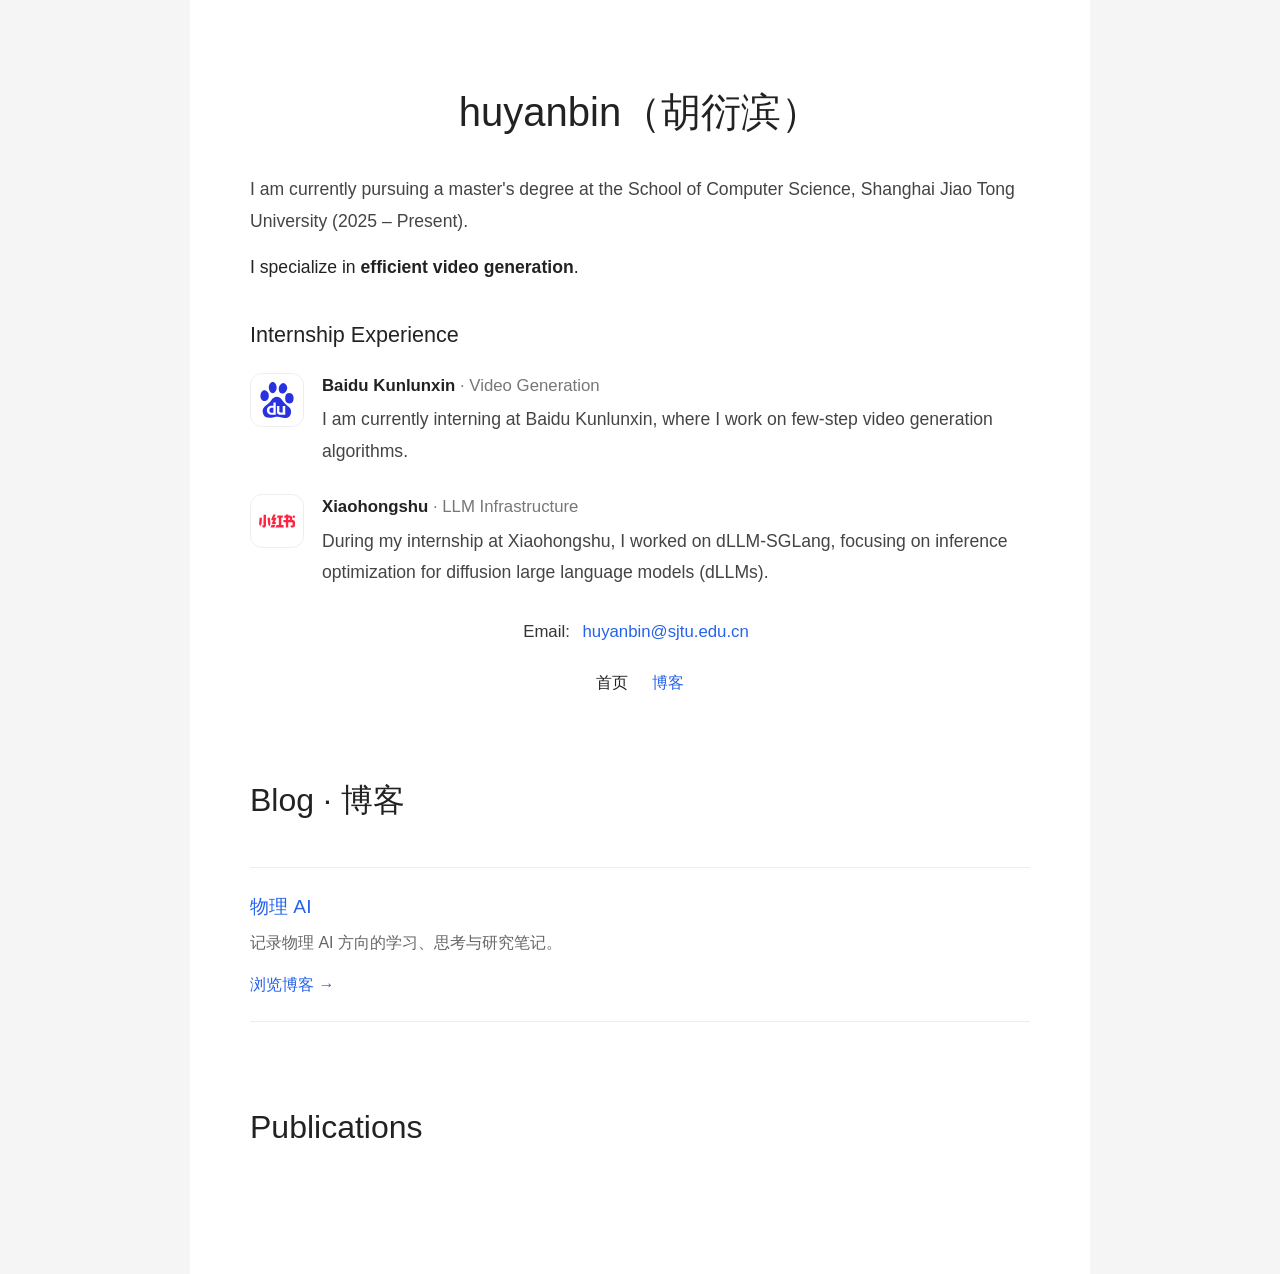
<file: index.html>
<!DOCTYPE html>
<html lang="zh-CN">
<head>
    <meta charset="UTF-8">
    <meta name="viewport" content="width=device-width, initial-scale=1.0">
    <title>vesper</title>
    <style>
        * {
            margin: 0;
            padding: 0;
            box-sizing: border-box;
        }

        body {
            font-family: -apple-system, BlinkMacSystemFont, 'Segoe UI', 'PingFang SC', 'Hiragino Sans GB', 'Microsoft YaHei', sans-serif;
            line-height: 1.6;
            color: #333;
            background-color: #f5f5f5;
        }

        .container {
            max-width: 900px;
            margin: 0 auto;
            background-color: white;
            min-height: 100vh;
            padding: 80px 60px;
        }

        .header {
            text-align: center;
            margin-bottom: 60px;
        }

        .name {
            font-size: 2.5em;
            font-weight: 400;
            margin-bottom: 30px;
            color: #222;
        }

        .bio {
            font-size: 1.1em;
            line-height: 1.8;
            color: #444;
            margin-bottom: 15px;
            text-align: left;
        }

        .bio a {
            color: #2563eb;
            text-decoration: none;
        }

        .bio a:hover {
            text-decoration: underline;
        }

        .research-interests {
            color: #222;
        }

        .internships {
            margin-top: 34px;
            text-align: left;
        }

        .internships-title {
            margin-bottom: 20px;
            color: #222;
            font-size: 1.35em;
            font-weight: 500;
        }

        .internship-item {
            display: grid;
            grid-template-columns: 54px 1fr;
            gap: 18px;
            align-items: start;
        }

        .internship-item + .internship-item {
            margin-top: 26px;
        }

        .company-logo {
            width: 54px;
            height: 54px;
            padding: 8px;
            border: 1px solid #eee;
            border-radius: 12px;
            object-fit: contain;
        }

        .company-name {
            margin-bottom: 5px;
            color: #222;
            font-size: 1.05em;
            font-weight: 600;
        }

        .company-team {
            color: #777;
            font-weight: 400;
        }

        .internship-description {
            margin-bottom: 0;
        }

        .links {
            margin-top: 30px;
            font-size: 1.05em;
        }

        .links a {
            color: #2563eb;
            text-decoration: none;
            margin: 0 8px;
        }

        .links a:hover {
            text-decoration: underline;
        }

        .site-nav {
            display: flex;
            justify-content: center;
            gap: 24px;
            margin-top: 24px;
        }

        .site-nav a,
        .blog-preview a {
            color: #2563eb;
            text-decoration: none;
        }

        .site-nav a:hover,
        .blog-preview a:hover {
            text-decoration: underline;
        }

        .site-nav [aria-current="page"] {
            color: #222;
        }

        .blog-preview {
            padding: 24px 0;
            border-top: 1px solid #eee;
            border-bottom: 1px solid #eee;
        }

        .blog-preview h3 {
            margin-bottom: 8px;
            font-size: 1.2em;
            font-weight: 500;
        }

        .blog-preview p {
            color: #666;
        }

        .blog-more {
            display: inline-block;
            margin-top: 16px;
        }

        .separator {
            color: #666;
            margin: 0 3px;
        }

        .section {
            margin-top: 80px;
        }

        .section-title {
            font-size: 2em;
            font-weight: 400;
            margin-bottom: 40px;
            color: #222;
        }

        .publication {
            margin-bottom: 35px;
        }

        .pub-title {
            font-size: 1.15em;
            margin-bottom: 8px;
        }

        .pub-title a {
            color: #2563eb;
            text-decoration: none;
            font-weight: 500;
        }

        .pub-title a:hover {
            text-decoration: underline;
        }

        .pub-authors {
            font-size: 1em;
            color: #444;
            margin-bottom: 5px;
        }

        .pub-venue {
            font-size: 0.95em;
            color: #666;
            font-style: italic;
        }

        @media (max-width: 768px) {
            .container {
                padding: 40px 30px;
            }

            .name {
                font-size: 2em;
            }

            .bio {
                font-size: 1em;
            }

            .section-title {
                font-size: 1.6em;
            }
        }
    </style>
</head>
<body>
    <div class="container">
        <div class="header">
            <h1 class="name">huyanbin（胡衍滨）</h1>
            
            <div class="bio">
                I am currently pursuing a master's degree at the School of Computer Science, Shanghai Jiao Tong University (2025 – Present).
            </div>

            <div class="bio research-interests">
                I specialize in <strong>efficient video generation</strong>.
            </div>

            <div class="internships">
                <h2 class="internships-title">Internship Experience</h2>
                <div class="internship-item">
                    <img class="company-logo" src="assets/baidu.svg" alt="Baidu logo">
                    <div>
                        <div class="company-name">
                            Baidu Kunlunxin <span class="company-team">· Video Generation</span>
                        </div>
                        <div class="bio internship-description">
                            I am currently interning at Baidu Kunlunxin, where I work on few-step video generation algorithms.
                        </div>
                    </div>
                </div>
                <div class="internship-item">
                    <img class="company-logo" src="assets/xiaohongshu.svg" alt="Xiaohongshu logo">
                    <div>
                        <div class="company-name">
                            Xiaohongshu <span class="company-team">· LLM Infrastructure</span>
                        </div>
                        <div class="bio internship-description">
                            During my internship at Xiaohongshu, I worked on dLLM-SGLang, focusing on inference optimization for diffusion large language models (dLLMs).
                        </div>
                    </div>
                </div>
            </div>
            
            <div class="links">
                <span>Email:</span>
                <a href="mailto:huyanbin@sjtu.edu.cn">huyanbin@sjtu.edu.cn</a>
               <!--  <a href="#" target="_blank">Google Scholar</a>
                <span class="separator">/</span>
                <a href="#" target="_blank">Twitter</a>
                <span class="separator">/</span>
                <a href="#" target="_blank">LinkedIn</a>
                <span class="separator">/</span>
                <a href="#" target="_blank">Github</a>  -->
            </div>
            <nav class="site-nav" aria-label="主导航">
                <a href="./" aria-current="page">首页</a>
                <a href="blog/">博客</a>
            </nav>
        </div>

        <section class="section" aria-labelledby="blog-title">
            <h2 class="section-title" id="blog-title">Blog · 博客</h2>
            <div class="blog-preview">
                <h3><a href="blog/physical-ai/">物理 AI</a></h3>
                <p>记录物理 AI 方向的学习、思考与研究笔记。</p>
                <a class="blog-more" href="blog/">浏览博客 <span aria-hidden="true">→</span></a>
            </div>
        </section>

        <div class="section">
            <h2 class="section-title">Publications</h2>
            
          <!-- /*  <div class="publication">
                <div class="pub-title">
                    <a href="#">论文标题：在此填写您的论文完整标题</a>
                </div>
                <div class="pub-authors">
                    您的名字, 合作者1, 合作者2, 合作者3
                </div>
                <div class="pub-venue">
                    To appear in [会议/期刊名称] [年份]
                </div>
            </div>

            <div class="publication">
                <div class="pub-title">
                    <a href="#">第二篇论文标题</a>
                </div>
                <div class="pub-authors">
                    您的名字, 合作者1, 合作者2
                </div>
                <div class="pub-venue">
                    Published in [会议/期刊名称] [年份]
                </div>
            </div>

            <div class="publication">
                <div class="pub-title">
                    <a href="#">第三篇论文标题</a>
                </div>
                <div class="pub-authors">
                    您的名字, 合作者1, 合作者2, 合作者3
                </div>
                <div class="pub-venue">
                    Published in [会议/期刊名称] [年份]
                </div>
            </div> */ -->
            
            <!-- 如需添加更多论文，复制上面的 publication div 块即可 -->
        </div>
    </div>
</body>
</html>
</file>
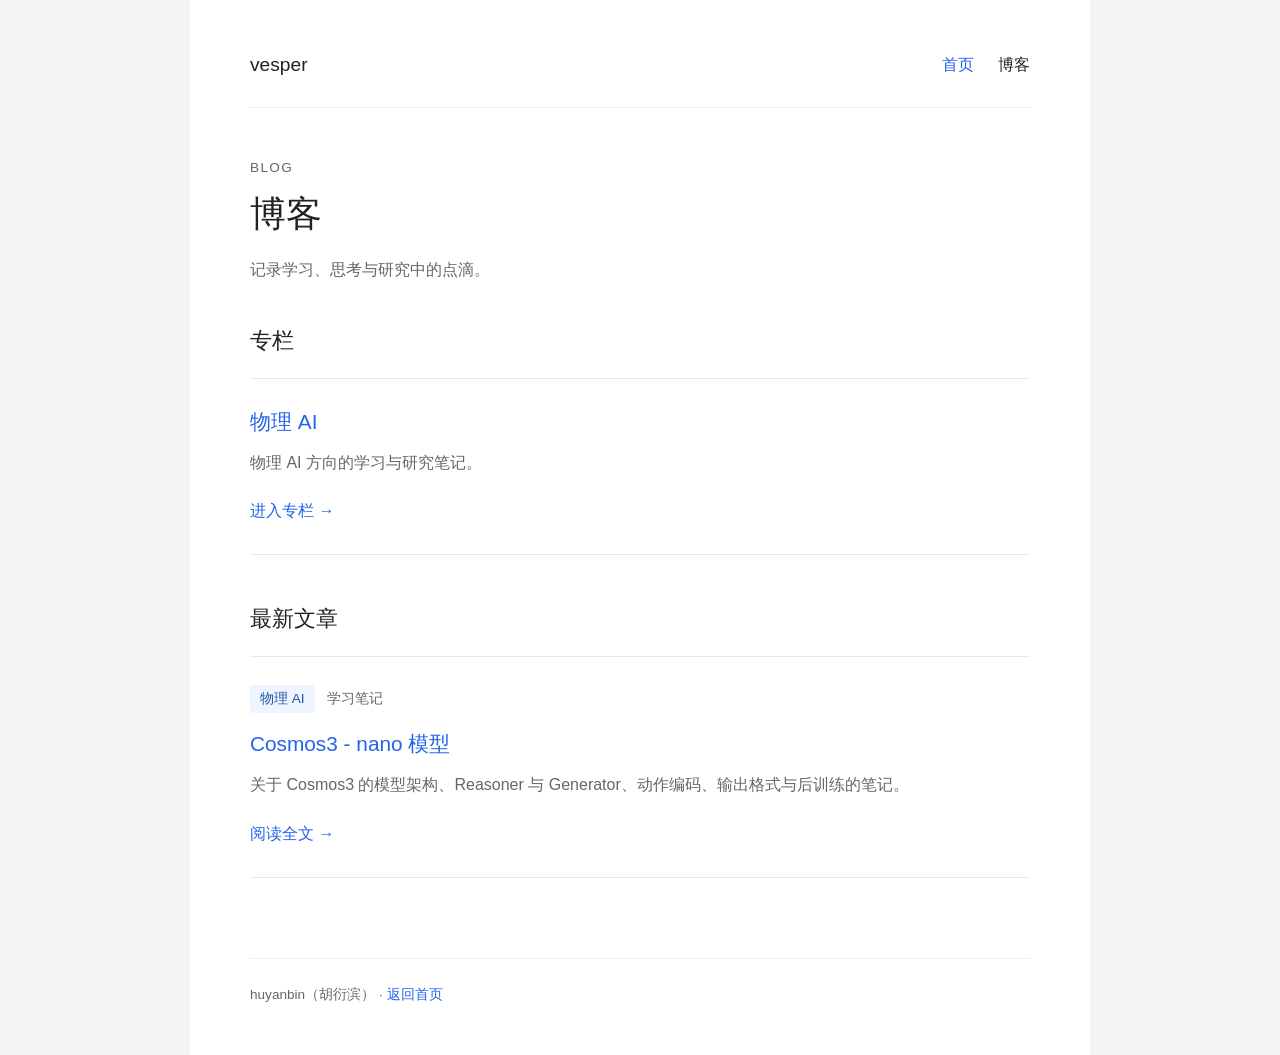
<file: blog/index.html>
<!DOCTYPE html>
<html lang="zh-CN">
<head>
    <meta charset="UTF-8">
    <meta name="viewport" content="width=device-width, initial-scale=1.0">
    <meta name="description" content="胡衍滨的个人博客，记录物理 AI 方向的学习、思考与研究笔记。">
    <title>博客 | vesper</title>
    <link rel="stylesheet" href="../assets/blog.css">
</head>
<body>
    <div class="container">
        <header class="site-header">
            <a class="site-name" href="../">vesper</a>
            <nav class="site-nav" aria-label="主导航">
                <a href="../">首页</a>
                <a href="./" aria-current="page">博客</a>
            </nav>
        </header>

        <main>
            <div class="page-heading">
                <p class="eyebrow">BLOG</p>
                <h1>博客</h1>
                <p class="page-description">记录学习、思考与研究中的点滴。</p>
            </div>

            <section aria-labelledby="categories-title">
                <h2 class="section-heading" id="categories-title">专栏</h2>
                <article class="category-card">
                    <h3><a href="physical-ai/">物理 AI</a></h3>
                    <p class="post-summary">物理 AI 方向的学习与研究笔记。</p>
                    <a class="text-link" href="physical-ai/">进入专栏 <span aria-hidden="true">→</span></a>
                </article>
            </section>

            <section class="latest-posts" aria-labelledby="latest-title">
                <h2 class="section-heading" id="latest-title">最新文章</h2>
                <article class="post-card">
                    <div class="post-meta">
                        <a class="category-tag" href="physical-ai/">物理 AI</a>
                        <span>学习笔记</span>
                    </div>
                    <h3><a href="physical-ai/cosmos3-nano.html">Cosmos3 - nano 模型</a></h3>
                    <p class="post-summary">关于 Cosmos3 的模型架构、Reasoner 与 Generator、动作编码、输出格式与后训练的笔记。</p>
                    <a class="text-link" href="physical-ai/cosmos3-nano.html">阅读全文 <span aria-hidden="true">→</span></a>
                </article>
            </section>
        </main>

        <footer class="site-footer">
            <span>huyanbin（胡衍滨）</span> · <a href="../">返回首页</a>
        </footer>
    </div>
</body>
</html>
</file>
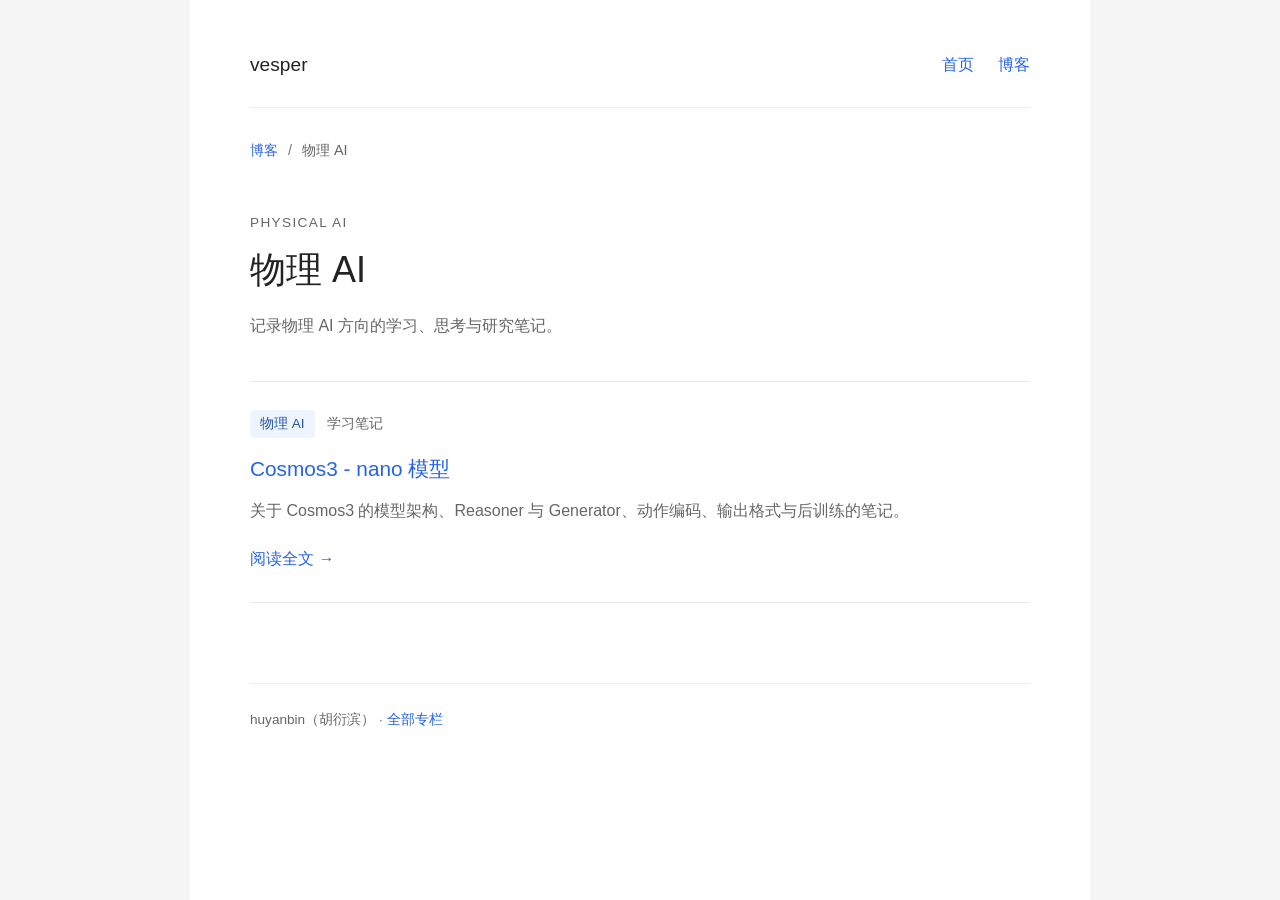
<file: blog/physical-ai/index.html>
<!DOCTYPE html>
<html lang="zh-CN">
<head>
    <meta charset="UTF-8">
    <meta name="viewport" content="width=device-width, initial-scale=1.0">
    <meta name="description" content="物理 AI 专栏：记录物理 AI 方向的学习、思考与研究笔记。">
    <title>物理 AI | vesper 博客</title>
    <link rel="stylesheet" href="../../assets/blog.css">
</head>
<body>
    <div class="container">
        <header class="site-header">
            <a class="site-name" href="../../">vesper</a>
            <nav class="site-nav" aria-label="主导航">
                <a href="../../">首页</a>
                <a href="../">博客</a>
            </nav>
        </header>

        <nav aria-label="面包屑导航">
            <ol class="breadcrumb">
                <li><a href="../">博客</a></li>
                <li aria-current="page">物理 AI</li>
            </ol>
        </nav>

        <main>
            <div class="page-heading">
                <p class="eyebrow">PHYSICAL AI</p>
                <h1>物理 AI</h1>
                <p class="page-description">记录物理 AI 方向的学习、思考与研究笔记。</p>
            </div>

            <section aria-label="专栏文章">
                <article class="post-card">
                    <div class="post-meta">
                        <span class="category-tag">物理 AI</span>
                        <span>学习笔记</span>
                    </div>
                    <h2><a href="cosmos3-nano.html">Cosmos3 - nano 模型</a></h2>
                    <p class="post-summary">关于 Cosmos3 的模型架构、Reasoner 与 Generator、动作编码、输出格式与后训练的笔记。</p>
                    <a class="text-link" href="cosmos3-nano.html">阅读全文 <span aria-hidden="true">→</span></a>
                </article>
            </section>
        </main>

        <footer class="site-footer">
            <span>huyanbin（胡衍滨）</span> · <a href="../">全部专栏</a>
        </footer>
    </div>
</body>
</html>
</file>
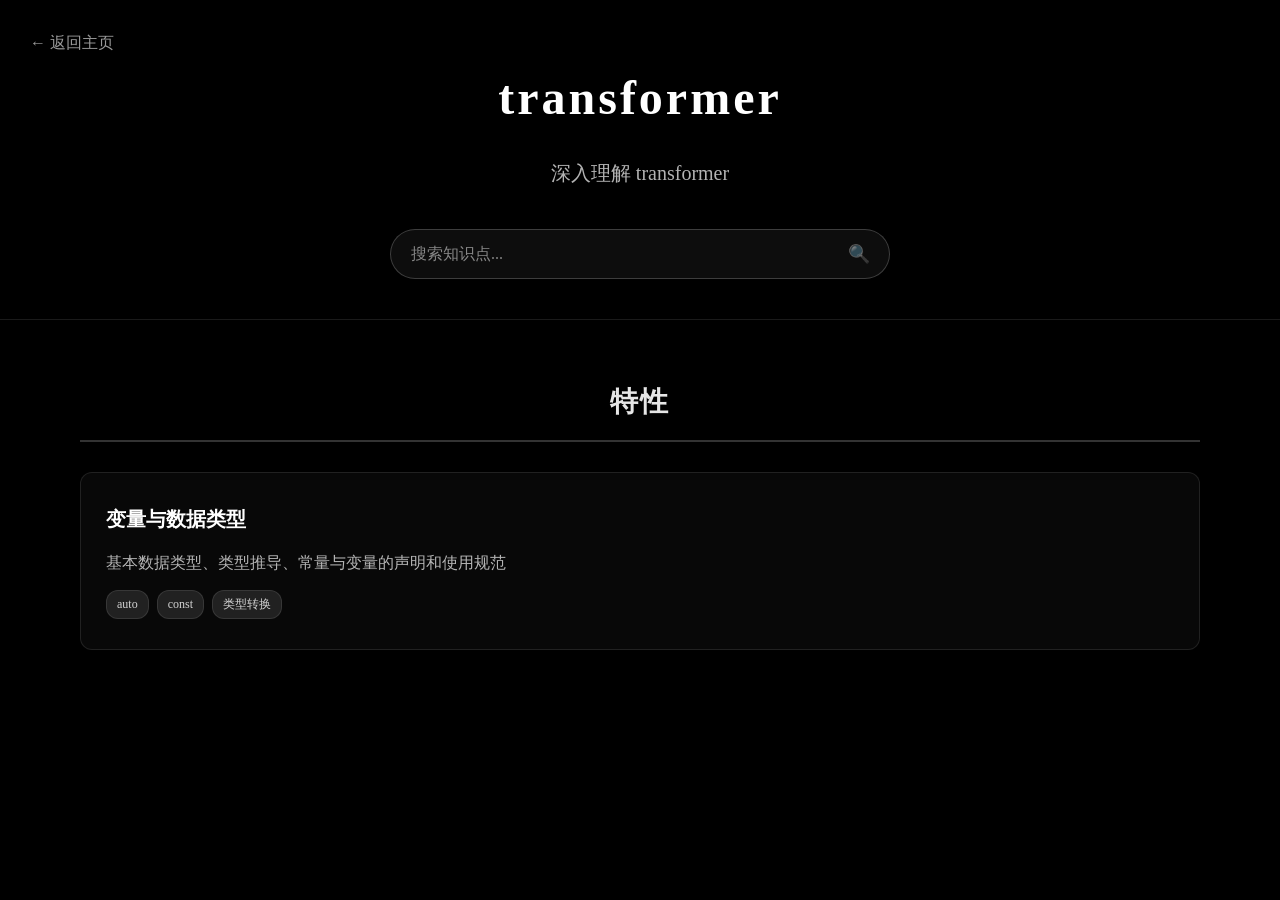
<file: transformer.html>
<!DOCTYPE html>
<html lang="zh-CN">
<head>
    <meta charset="UTF-8">
    <meta name="viewport" content="width=device-width, initial-scale=1.0">
    <title>transformer - HVesper</title>
    <style>
        * {
            margin: 0;
            padding: 0;
            box-sizing: border-box;
        }

        body {
            font-family: '楷体', 'KaiTi', 'STKaiti', serif;
            background: #000;
            color: #fff;
            line-height: 1.6;
            min-height: 100vh;
        }

        .header {
            text-align: center;
            padding: 60px 20px 40px;
            border-bottom: 1px solid rgba(255, 255, 255, 0.1);
        }

        .back-btn {
            position: absolute;
            top: 30px;
            left: 30px;
            color: rgba(255, 255, 255, 0.6);
            text-decoration: none;
            font-size: 16px;
            transition: color 0.3s ease;
        }

        .back-btn:hover {
            color: #fff;
        }

        .page-title {
            font-size: 48px;
            font-weight: bold;
            margin-bottom: 20px;
            letter-spacing: 3px;
        }

        .page-subtitle {
            font-size: 20px;
            opacity: 0.7;
            margin-bottom: 10px;
        }

        .page-description {
            font-size: 16px;
            opacity: 0.5;
            max-width: 600px;
            margin: 0 auto;
        }

        .search-container {
            max-width: 500px;
            margin: 40px auto 0;
            position: relative;
        }

        .search-box {
            width: 100%;
            padding: 15px 50px 15px 20px;
            background: rgba(255, 255, 255, 0.05);
            border: 1px solid rgba(255, 255, 255, 0.2);
            border-radius: 30px;
            color: #fff;
            font-size: 16px;
            font-family: inherit;
            outline: none;
            transition: all 0.3s ease;
        }

        .search-box:focus {
            border-color: rgba(255, 255, 255, 0.5);
            background: rgba(255, 255, 255, 0.1);
        }

        .search-box::placeholder {
            color: rgba(255, 255, 255, 0.5);
        }

        .search-icon {
            position: absolute;
            right: 20px;
            top: 50%;
            transform: translateY(-50%);
            color: rgba(255, 255, 255, 0.5);
            font-size: 18px;
        }

        .container {
            max-width: 1200px;
            margin: 0 auto;
            padding: 60px 40px;
        }

        .nav-category {
            margin-bottom: 50px;
        }

        .category-title {
            font-size: 28px;
            font-weight: bold;
            margin-bottom: 30px;
            text-align: center;
            color: rgba(255, 255, 255, 0.9);
            padding-bottom: 15px;
            border-bottom: 2px solid rgba(255, 255, 255, 0.2);
            letter-spacing: 2px;
        }

        .nav-cards {
            display: grid;
            grid-template-columns: repeat(auto-fit, minmax(280px, 1fr));
            gap: 20px;
        }

        .nav-card {
            background: rgba(255, 255, 255, 0.03);
            border: 1px solid rgba(255, 255, 255, 0.1);
            border-radius: 12px;
            padding: 30px 25px;
            text-decoration: none;
            color: inherit;
            transition: all 0.4s ease;
            position: relative;
            overflow: hidden;
        }

        .nav-card:hover {
            transform: translateY(-5px);
            border-color: rgba(255, 255, 255, 0.3);
            box-shadow: 0 10px 30px rgba(255, 255, 255, 0.1);
        }

        .card-title {
            font-size: 20px;
            font-weight: bold;
            margin-bottom: 15px;
        }

        .card-description {
            font-size: 16px;
            opacity: 0.7;
            line-height: 1.6;
            margin-bottom: 15px;
        }

        .card-tags {
            display: flex;
            flex-wrap: wrap;
            gap: 8px;
        }

        .tag {
            background: rgba(255, 255, 255, 0.1);
            color: rgba(255, 255, 255, 0.8);
            padding: 4px 10px;
            border-radius: 12px;
            font-size: 12px;
            border: 1px solid rgba(255, 255, 255, 0.1);
        }

        .nav-card:hover .tag {
            background: rgba(255, 255, 255, 0.15);
        }

        .nav-card.hidden {
            display: none;
        }

        @media (max-width: 768px) {
            .container {
                padding: 40px 20px;
            }
            
            .page-title {
                font-size: 32px;
                letter-spacing: 2px;
            }
            
            .nav-cards {
                grid-template-columns: 1fr;
            }
            
            .back-btn {
                top: 20px;
                left: 20px;
                font-size: 14px;
            }
        }

        .nav-card {
            animation: fadeInUp 0.6s ease-out forwards;
            opacity: 0;
            transform: translateY(30px);
        }

        .nav-card:nth-child(1) { animation-delay: 0.1s; }
        .nav-card:nth-child(2) { animation-delay: 0.2s; }
        .nav-card:nth-child(3) { animation-delay: 0.3s; }

        @keyframes fadeInUp {
            to {
                opacity: 1;
                transform: translateY(0);
            }
        }
    </style>
</head>
<body>
    <a href="index.html" class="back-btn">← 返回主页</a>
    
    <header class="header">
        <h1 class="page-title">transformer</h1>
        <p class="page-subtitle">深入理解 transformer</p>
        
        <div class="search-container">
            <input type="text" class="search-box" id="searchInput" placeholder="搜索知识点..." autocomplete="off">
            <div class="search-icon">🔍</div>
        </div>
    </header>

    <div class="container">
        <!-- 基础语法 -->
        <section class="nav-category">
            <h2 class="category-title">特性</h2>
            <div class="nav-cards">
                <a href="cpp_variables.html" class="nav-card">
                    <h3 class="card-title">变量与数据类型</h3>
                    <p class="card-description">基本数据类型、类型推导、常量与变量的声明和使用规范</p>
                    <div class="card-tags">
                        <span class="tag">auto</span>
                        <span class="tag">const</span>
                        <span class="tag">类型转换</span>
                    </div>
                </a>
            </div>
        </section>

    <script>
        // 简单的搜索功能
        function initSearch() {
            const searchInput = document.getElementById('searchInput');
            
            searchInput.addEventListener('input', function(e) {
                const query = e.target.value.trim().toLowerCase();
                const cards = document.querySelectorAll('.nav-card');
                
                if (query.length === 0) {
                    cards.forEach(card => card.classList.remove('hidden'));
                    return;
                }
                
                cards.forEach(card => {
                    const title = card.querySelector('.card-title').textContent.toLowerCase();
                    const description = card.querySelector('.card-description').textContent.toLowerCase();
                    const tags = Array.from(card.querySelectorAll('.tag')).map(tag => tag.textContent.toLowerCase());
                    
                    const matches = title.includes(query) || 
                                  description.includes(query) ||
                                  tags.some(tag => tag.includes(query));
                    
                    if (matches) {
                        card.classList.remove('hidden');
                    } else {
                        card.classList.add('hidden');
                    }
                });
            });
        }

        // 页面加载完成后初始化
        document.addEventListener('DOMContentLoaded', () => {
            const cards = document.querySelectorAll('.nav-card');
            cards.forEach((card, index) => {
                card.style.animationDelay = `${(index % 3) * 0.1 + 0.1}s`;
            });
            
            initSearch();
        });
    </script>
</body>
</html>
</file>
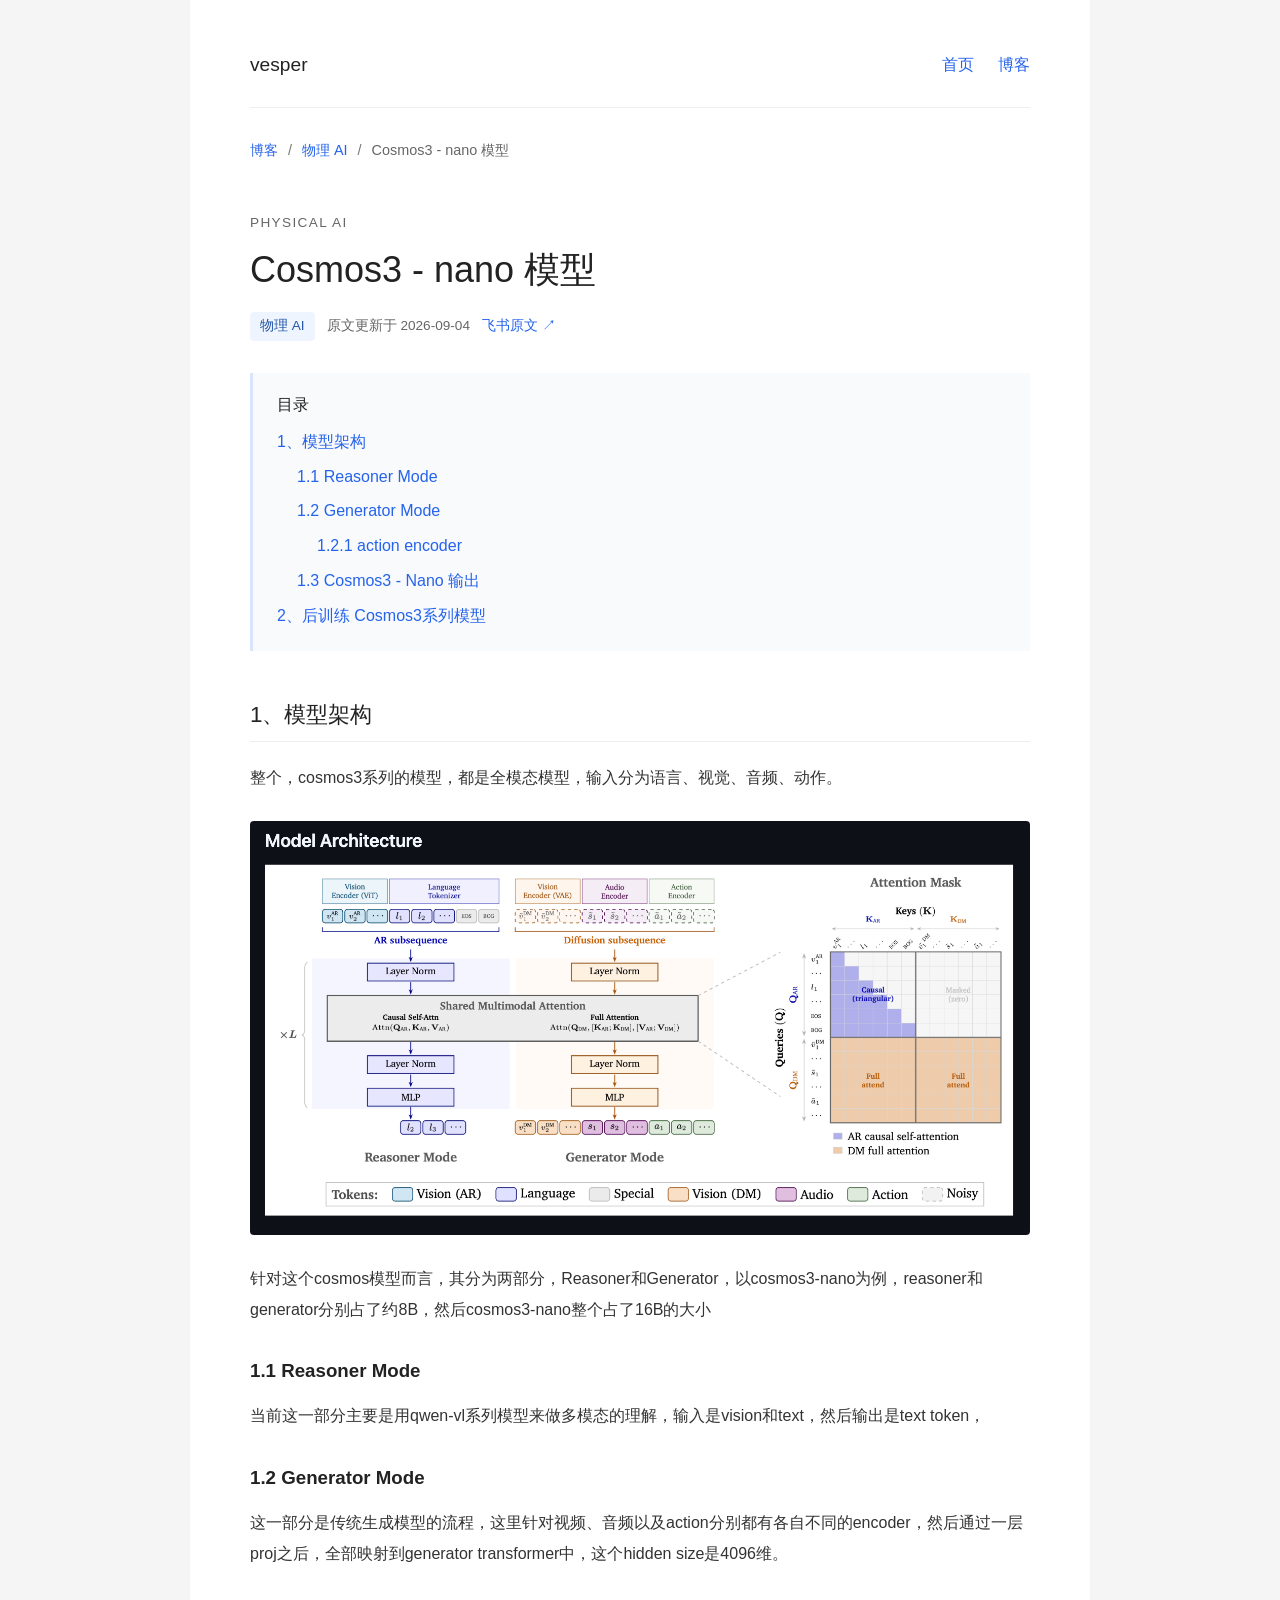
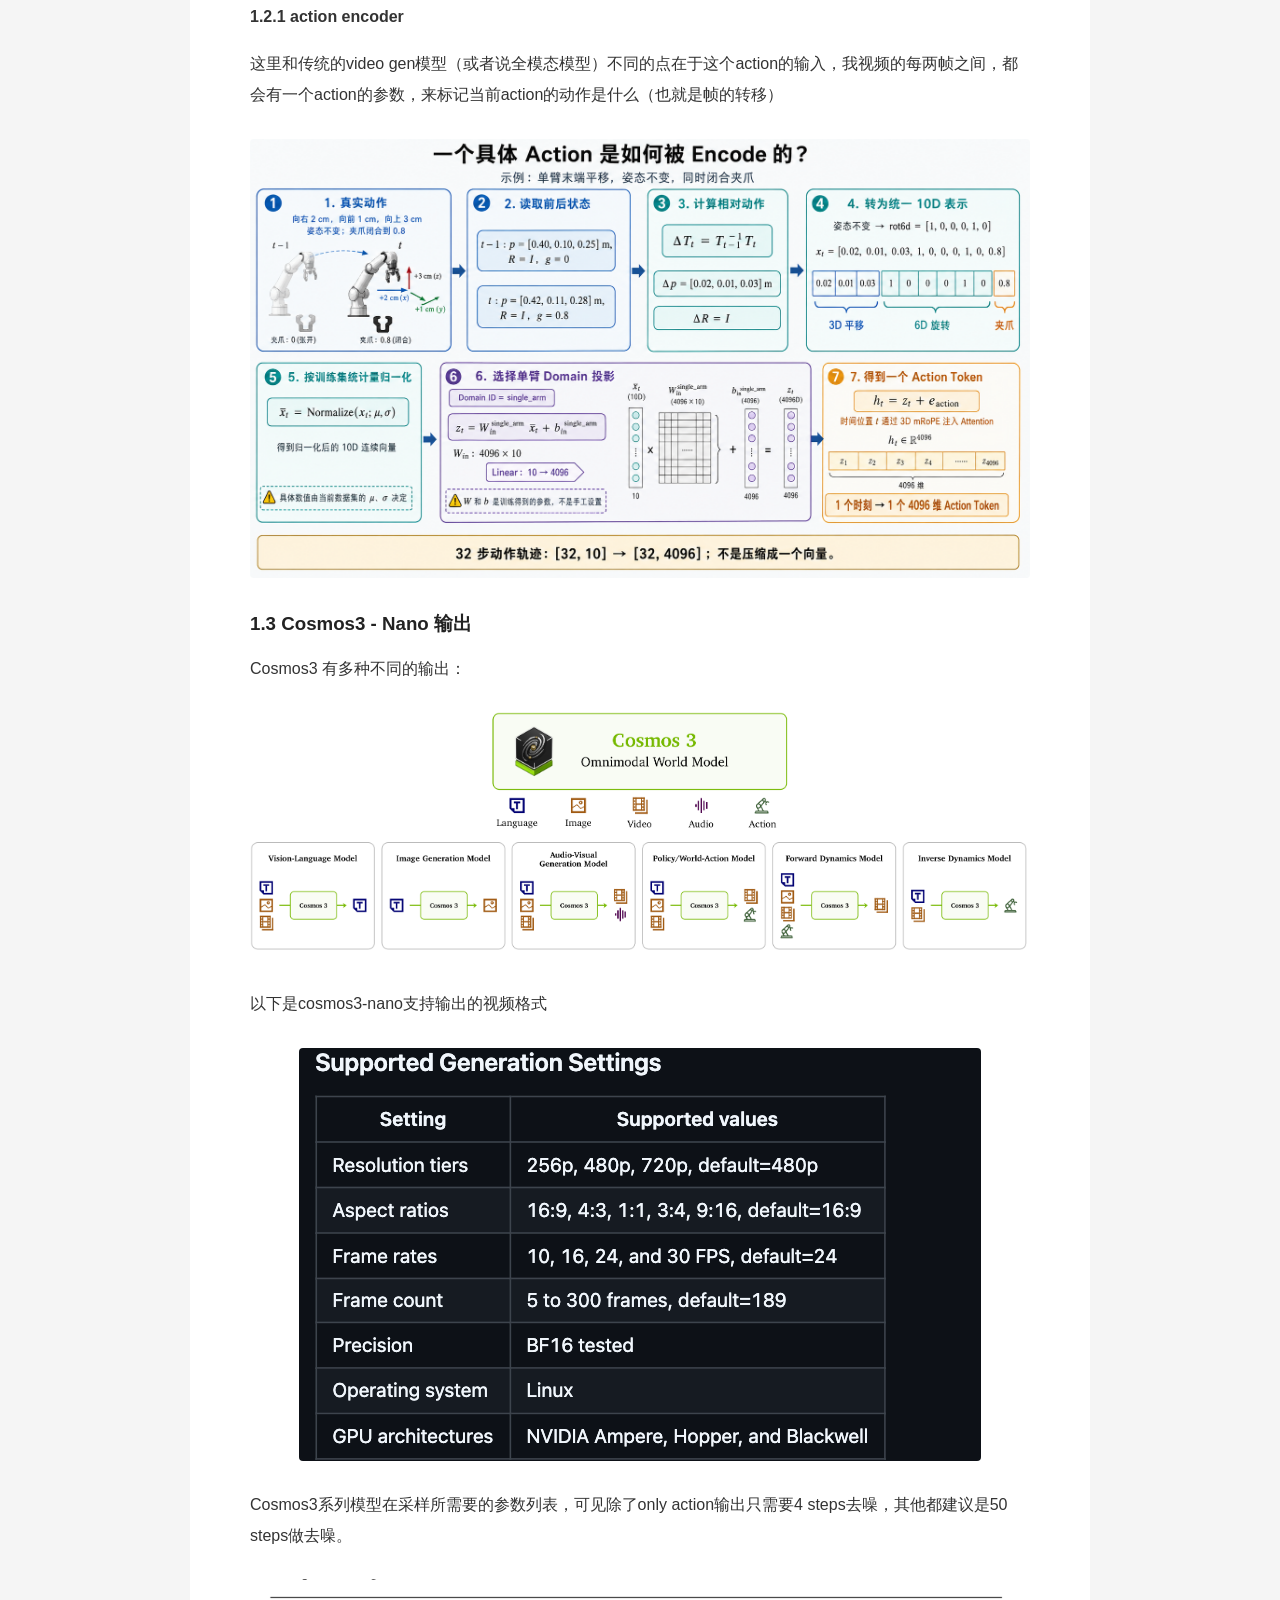
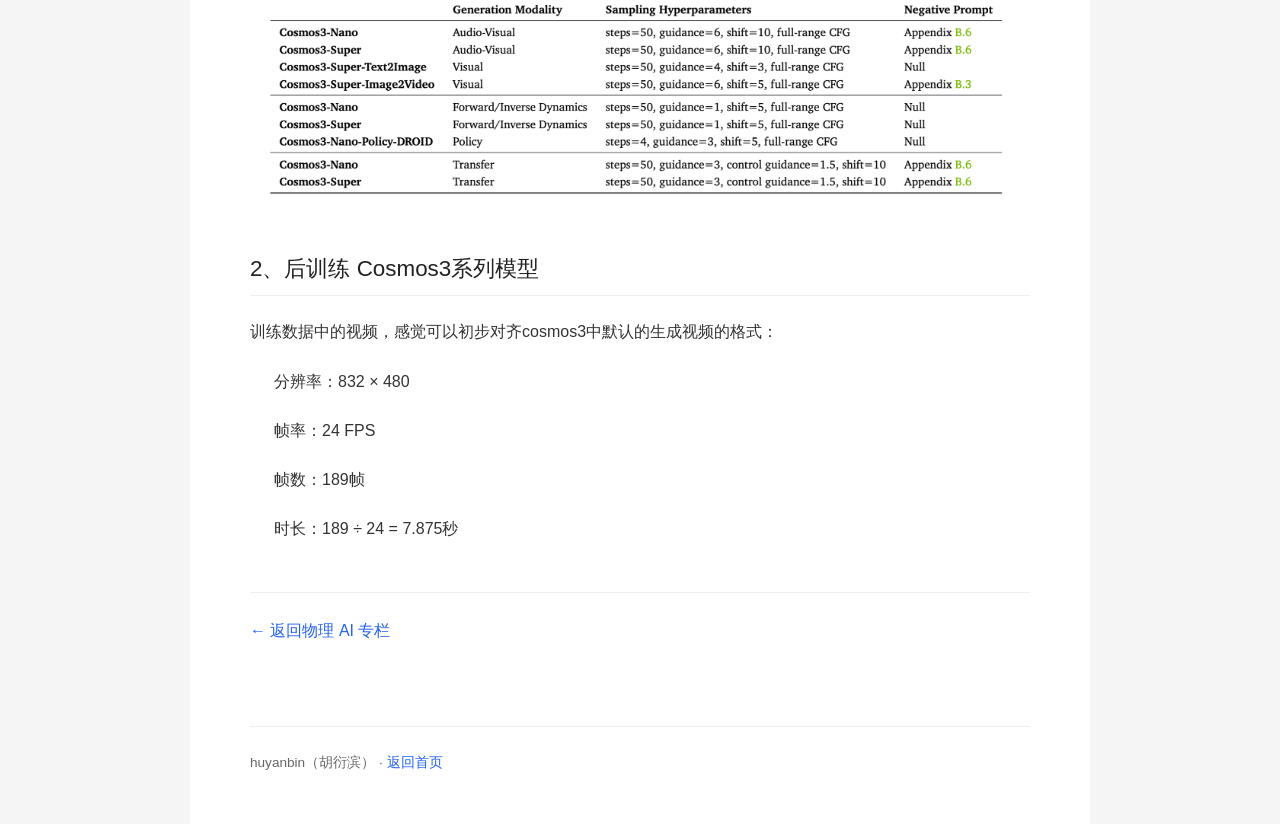
<file: blog/physical-ai/cosmos3-nano.html>
<!DOCTYPE html>
<html lang="zh-CN">
<head>
    <meta charset="UTF-8">
    <meta name="viewport" content="width=device-width, initial-scale=1.0">
    <meta name="description" content="Cosmos3 - nano 模型学习笔记：模型架构、Reasoner 与 Generator、动作编码、输出格式与后训练。">
    <title>Cosmos3 - nano 模型 | 物理 AI · vesper</title>
    <link rel="stylesheet" href="../../assets/blog.css">
</head>
<body>
    <div class="container">
        <header class="site-header">
            <a class="site-name" href="../../">vesper</a>
            <nav class="site-nav" aria-label="主导航">
                <a href="../../">首页</a>
                <a href="../">博客</a>
            </nav>
        </header>

        <nav aria-label="面包屑导航">
            <ol class="breadcrumb">
                <li><a href="../">博客</a></li>
                <li><a href="./">物理 AI</a></li>
                <li aria-current="page">Cosmos3 - nano 模型</li>
            </ol>
        </nav>

        <main>
            <article>
                <header class="page-heading article-header">
                    <p class="eyebrow">PHYSICAL AI</p>
                    <h1>Cosmos3 - nano 模型</h1>
                    <div class="post-meta">
                        <a class="category-tag" href="./">物理 AI</a>
                        <span>原文更新于 <time datetime="2026-09-04">2026-09-04</time></span>
                        <a href="https://my.feishu.cn/wiki/QX99wNurmifNhTkim50c7dzenqh?from=from_copylink" target="_blank" rel="noopener noreferrer">飞书原文 <span aria-hidden="true">↗</span></a>
                    </div>
                </header>

                <nav class="article-toc" aria-labelledby="toc-title">
                    <h2 id="toc-title">目录</h2>
                    <ul>
                        <li>
                            <a href="#architecture">1、模型架构</a>
                            <ul>
                                <li><a href="#reasoner">1.1 Reasoner Mode</a></li>
                                <li>
                                    <a href="#generator">1.2 Generator Mode</a>
                                    <ul>
                                        <li><a href="#action-encoder">1.2.1 action encoder</a></li>
                                    </ul>
                                </li>
                                <li><a href="#outputs">1.3 Cosmos3 - Nano 输出</a></li>
                            </ul>
                        </li>
                        <li><a href="#post-training">2、后训练 Cosmos3系列模型</a></li>
                    </ul>
                </nav>

                <div class="article-content">
                    <h2 id="architecture">1、模型架构</h2>
                    <p>整个，cosmos3系列的模型，都是全模态模型，输入分为语言、视觉、音频、动作。</p>
                    <figure>
                        <a href="../../assets/blog/physical-ai/cosmos3-nano-architecture.png" target="_blank" rel="noopener noreferrer" aria-label="查看大图：Cosmos3 模型架构">
                            <img src="../../assets/blog/physical-ai/cosmos3-nano-architecture.png" alt="Cosmos3 模型架构" width="1539" height="816" loading="lazy" decoding="async">
                        </a>
                    </figure>
                    <p>针对这个cosmos模型而言，其分为两部分，Reasoner和Generator，以cosmos3-nano为例，reasoner和generator分别占了约8B，然后cosmos3-nano整个占了16B的大小</p>
                    <h3 id="reasoner">1.1 Reasoner  Mode</h3>
                    <p>当前这一部分主要是用qwen-vl系列模型来做多模态的理解，输入是vision和text，然后输出是text token，</p>
                    <h3 id="generator">1.2 Generator Mode</h3>
                    <p>这一部分是传统生成模型的流程，这里针对视频、音频以及action分别都有各自不同的encoder，然后通过一层proj之后，全部映射到generator transformer中，这个hidden size是4096维。</p>
                    <h4 id="action-encoder">1.2.1 action encoder</h4>
                    <p>这里和传统的video gen模型（或者说全模态模型）不同的点在于这个action的输入，我视频的每两帧之间，都会有一个action的参数，来标记当前action的动作是什么（也就是帧的转移）</p>
                    <figure>
                        <a href="../../assets/blog/physical-ai/cosmos3-nano-action-encoder.png" target="_blank" rel="noopener noreferrer" aria-label="查看大图：Action encoder 示意图">
                            <img src="../../assets/blog/physical-ai/cosmos3-nano-action-encoder.png" alt="Action encoder 示意图" width="1672" height="941" loading="lazy" decoding="async">
                        </a>
                    </figure>
                    <h3 id="outputs">1.3 Cosmos3 - Nano 输出</h3>
                    <p>Cosmos3 有多种不同的输出：</p>
                    <figure>
                        <a href="../../assets/blog/physical-ai/cosmos3-nano-output-modalities.png" target="_blank" rel="noopener noreferrer" aria-label="查看大图：Cosmos3 支持的输出类型">
                            <img src="../../assets/blog/physical-ai/cosmos3-nano-output-modalities.png" alt="Cosmos3 支持的输出类型" width="2021" height="644" loading="lazy" decoding="async">
                        </a>
                    </figure>
                    <p>以下是cosmos3-nano支持输出的视频格式</p>
                    <figure>
                        <a href="../../assets/blog/physical-ai/cosmos3-nano-video-formats.png" target="_blank" rel="noopener noreferrer" aria-label="查看大图：Cosmos3-nano 支持的视频格式">
                            <img src="../../assets/blog/physical-ai/cosmos3-nano-video-formats.png" alt="Cosmos3-nano 支持的视频格式" width="682" height="413" loading="lazy" decoding="async">
                        </a>
                    </figure>
                    <p>Cosmos3系列模型在采样所需要的参数列表，可见除了only action输出只需要4 steps去噪，其他都建议是50 steps做去噪。</p>
                    <figure>
                        <a href="../../assets/blog/physical-ai/cosmos3-nano-sampling-parameters.png" target="_blank" rel="noopener noreferrer" aria-label="查看大图：Cosmos3 采样参数">
                            <img src="../../assets/blog/physical-ai/cosmos3-nano-sampling-parameters.png" alt="Cosmos3 采样参数" width="2048" height="593" loading="lazy" decoding="async">
                        </a>
                    </figure>
                    <h2 id="post-training">2、后训练 Cosmos3系列模型</h2>
                    <p>训练数据中的视频，感觉可以初步对齐cosmos3中默认的生成视频的格式：</p>
                    <div class="article-indent">
                        <p>分辨率：832 × 480 </p>
                        <p>帧率：24 FPS</p>
                        <p> 帧数：189帧 </p>
                        <p>时长：189 ÷ 24 = 7.875秒</p>
                    </div>
                </div>

                <footer class="article-end">
                    <a href="./"><span aria-hidden="true">←</span> 返回物理 AI 专栏</a>
                </footer>
            </article>
        </main>

        <footer class="site-footer">
            <span>huyanbin（胡衍滨）</span> · <a href="../../">返回首页</a>
        </footer>
    </div>
</body>
</html>
</file>
<file: assets/blog.css>
* {
    box-sizing: border-box;
}

body {
    margin: 0;
    color: #333;
    background: #f5f5f5;
    font-family: -apple-system, BlinkMacSystemFont, 'Segoe UI', 'PingFang SC', 'Hiragino Sans GB', 'Microsoft YaHei', sans-serif;
    line-height: 1.8;
}

a {
    color: #2563eb;
    text-decoration: none;
    text-underline-offset: 4px;
}

a:hover {
    text-decoration: underline;
}

a:focus-visible {
    outline: 2px solid #2563eb;
    outline-offset: 5px;
    border-radius: 2px;
}

.container {
    max-width: 900px;
    min-height: 100vh;
    margin: 0 auto;
    padding: 48px 60px;
    background: #fff;
}

.site-header {
    display: flex;
    flex-wrap: wrap;
    align-items: center;
    justify-content: space-between;
    gap: 16px;
    padding-bottom: 24px;
    border-bottom: 1px solid #eee;
}

.site-name {
    color: #222;
    font-size: 1.2rem;
    font-weight: 500;
}

.site-nav {
    display: flex;
    gap: 24px;
}

.site-nav [aria-current="page"] {
    color: #222;
}

.breadcrumb {
    display: flex;
    flex-wrap: wrap;
    gap: 10px;
    margin: 30px 0 0;
    padding: 0;
    list-style: none;
    color: #666;
    font-size: 0.9rem;
}

.breadcrumb li + li::before {
    content: '/';
    margin-right: 10px;
    color: #777;
}

.page-heading {
    margin: 48px 0 40px;
}

.eyebrow {
    margin: 0 0 8px;
    color: #666;
    font-size: 0.85rem;
    letter-spacing: 0.1em;
}

h1,
h2,
h3 {
    color: #222;
    line-height: 1.45;
    overflow-wrap: anywhere;
}

h1 {
    margin: 0 0 16px;
    font-size: 2.25rem;
    font-weight: 400;
}

h2 {
    font-size: 1.4rem;
    font-weight: 500;
}

.page-description,
.post-summary {
    margin: 0;
    color: #666;
}

.section-heading {
    margin: 0 0 20px;
}

.category-card,
.post-card {
    padding: 28px 0;
    border-top: 1px solid #e8e8e8;
    border-bottom: 1px solid #e8e8e8;
}

.category-card h3,
.post-card h2,
.post-card h3 {
    margin: 0 0 12px;
    font-size: 1.3rem;
    font-weight: 500;
}

.post-meta {
    display: flex;
    flex-wrap: wrap;
    gap: 12px;
    align-items: center;
    margin-bottom: 16px;
    color: #666;
    font-size: 0.85rem;
}

.category-tag {
    display: inline-block;
    padding: 2px 10px;
    border-radius: 4px;
    color: #2455a6;
    background: #eff5ff;
}

.text-link {
    display: inline-block;
    margin-top: 20px;
}

.latest-posts {
    margin-top: 48px;
}

.article-header {
    margin-bottom: 32px;
}

.article-header .post-meta {
    margin-bottom: 0;
}

.article-toc {
    margin-bottom: 40px;
    padding: 20px 24px;
    background: #f8fafc;
    border-left: 3px solid #d9e5fa;
}

.article-toc h2 {
    margin: 0 0 12px;
    font-size: 1rem;
}

.article-toc ul {
    margin: 0;
    padding-left: 20px;
    list-style: none;
}

.article-toc > ul {
    padding-left: 0;
}

.article-toc li {
    margin-top: 6px;
}

.article-toc a {
    overflow-wrap: anywhere;
}

.article-content {
    line-height: 1.95;
    overflow-wrap: anywhere;
}

.article-content h2 {
    margin: 48px 0 20px;
    padding-bottom: 10px;
    border-bottom: 1px solid #eee;
}

.article-content h3,
.article-content h4 {
    margin: 32px 0 16px;
}

.article-content [id] {
    scroll-margin-top: 24px;
}

.article-content p {
    margin: 0 0 18px;
}

.article-indent {
    padding-left: 24px;
}

.article-content ul,
.article-content ol {
    padding-left: 26px;
}

.article-content li {
    margin: 8px 0;
}

.article-content li > p {
    margin-bottom: 8px;
}

.article-content figure {
    margin: 28px 0;
}

.article-content img {
    display: block;
    max-width: 100%;
    height: auto;
    margin: 0 auto;
    border-radius: 4px;
}

.article-content figcaption {
    margin-top: 8px;
    color: #666;
    text-align: center;
    font-size: 0.85rem;
}

.article-content blockquote {
    margin: 24px 0;
    padding: 12px 20px;
    border-left: 3px solid #d9e5fa;
    background: #f8fafc;
}

.article-content blockquote > :last-child {
    margin-bottom: 0;
}

.article-content pre,
.table-scroll {
    max-width: 100%;
    overflow-x: auto;
}

.article-content pre {
    padding: 20px;
    border: 1px solid #e8e8e8;
    border-radius: 6px;
    background: #f8fafc;
    line-height: 1.65;
    tab-size: 4;
}

.article-content code {
    padding: 2px 5px;
    border-radius: 3px;
    background: #f1f5f9;
    font-family: ui-monospace, SFMono-Regular, Consolas, 'Liberation Mono', monospace;
    font-size: 0.9em;
}

.article-content pre code {
    padding: 0;
    background: none;
}

.article-content table {
    width: 100%;
    margin: 24px 0;
    border-collapse: collapse;
}

.article-content th,
.article-content td {
    padding: 10px 14px;
    border: 1px solid #e5e7eb;
    text-align: left;
    vertical-align: top;
}

.article-content th {
    background: #f8fafc;
    font-weight: 500;
}

.article-end {
    margin-top: 48px;
    padding-top: 24px;
    border-top: 1px solid #eee;
}

.site-footer {
    margin-top: 80px;
    padding-top: 24px;
    color: #666;
    border-top: 1px solid #eee;
    font-size: 0.85rem;
}

@media (max-width: 768px) {
    .container {
        padding: 32px 24px;
    }

    .page-heading {
        margin: 36px 0 32px;
    }

    h1 {
        font-size: 1.8rem;
    }

    .site-footer {
        margin-top: 56px;
    }
}
</file>
